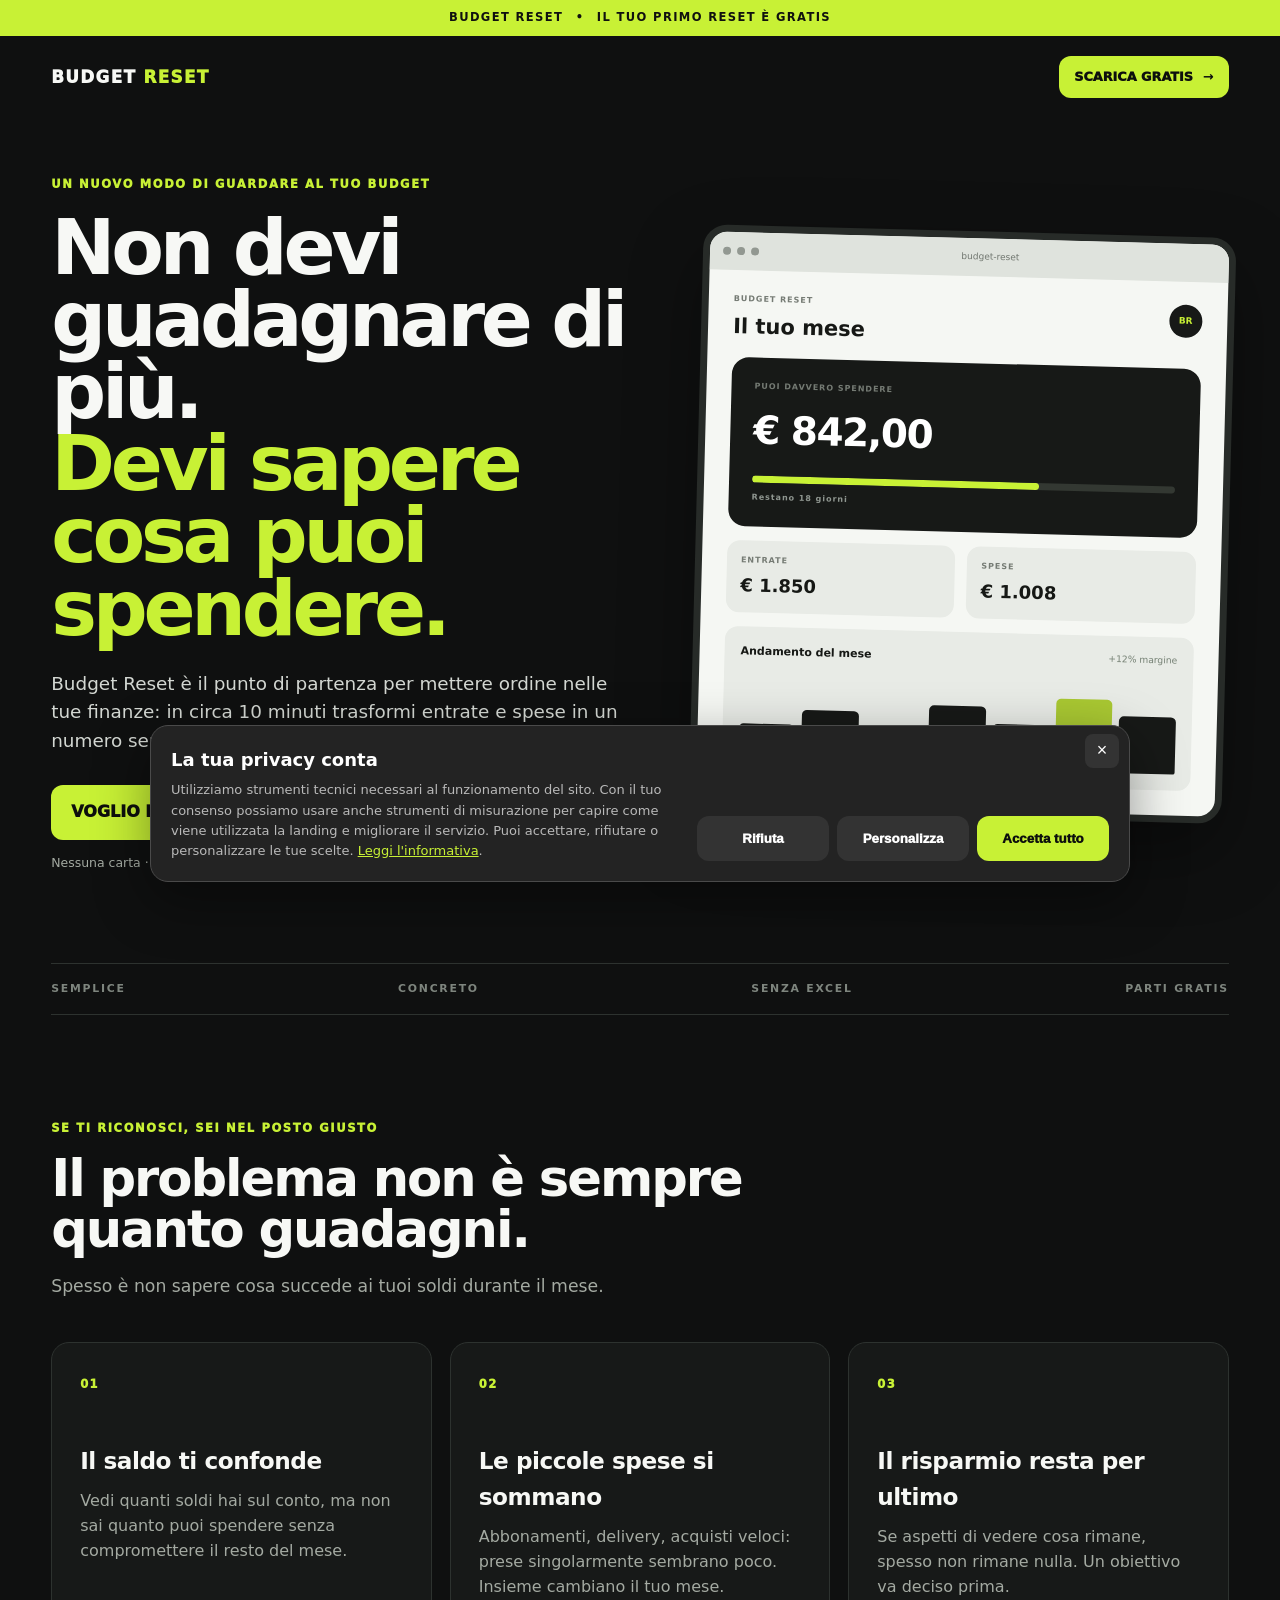
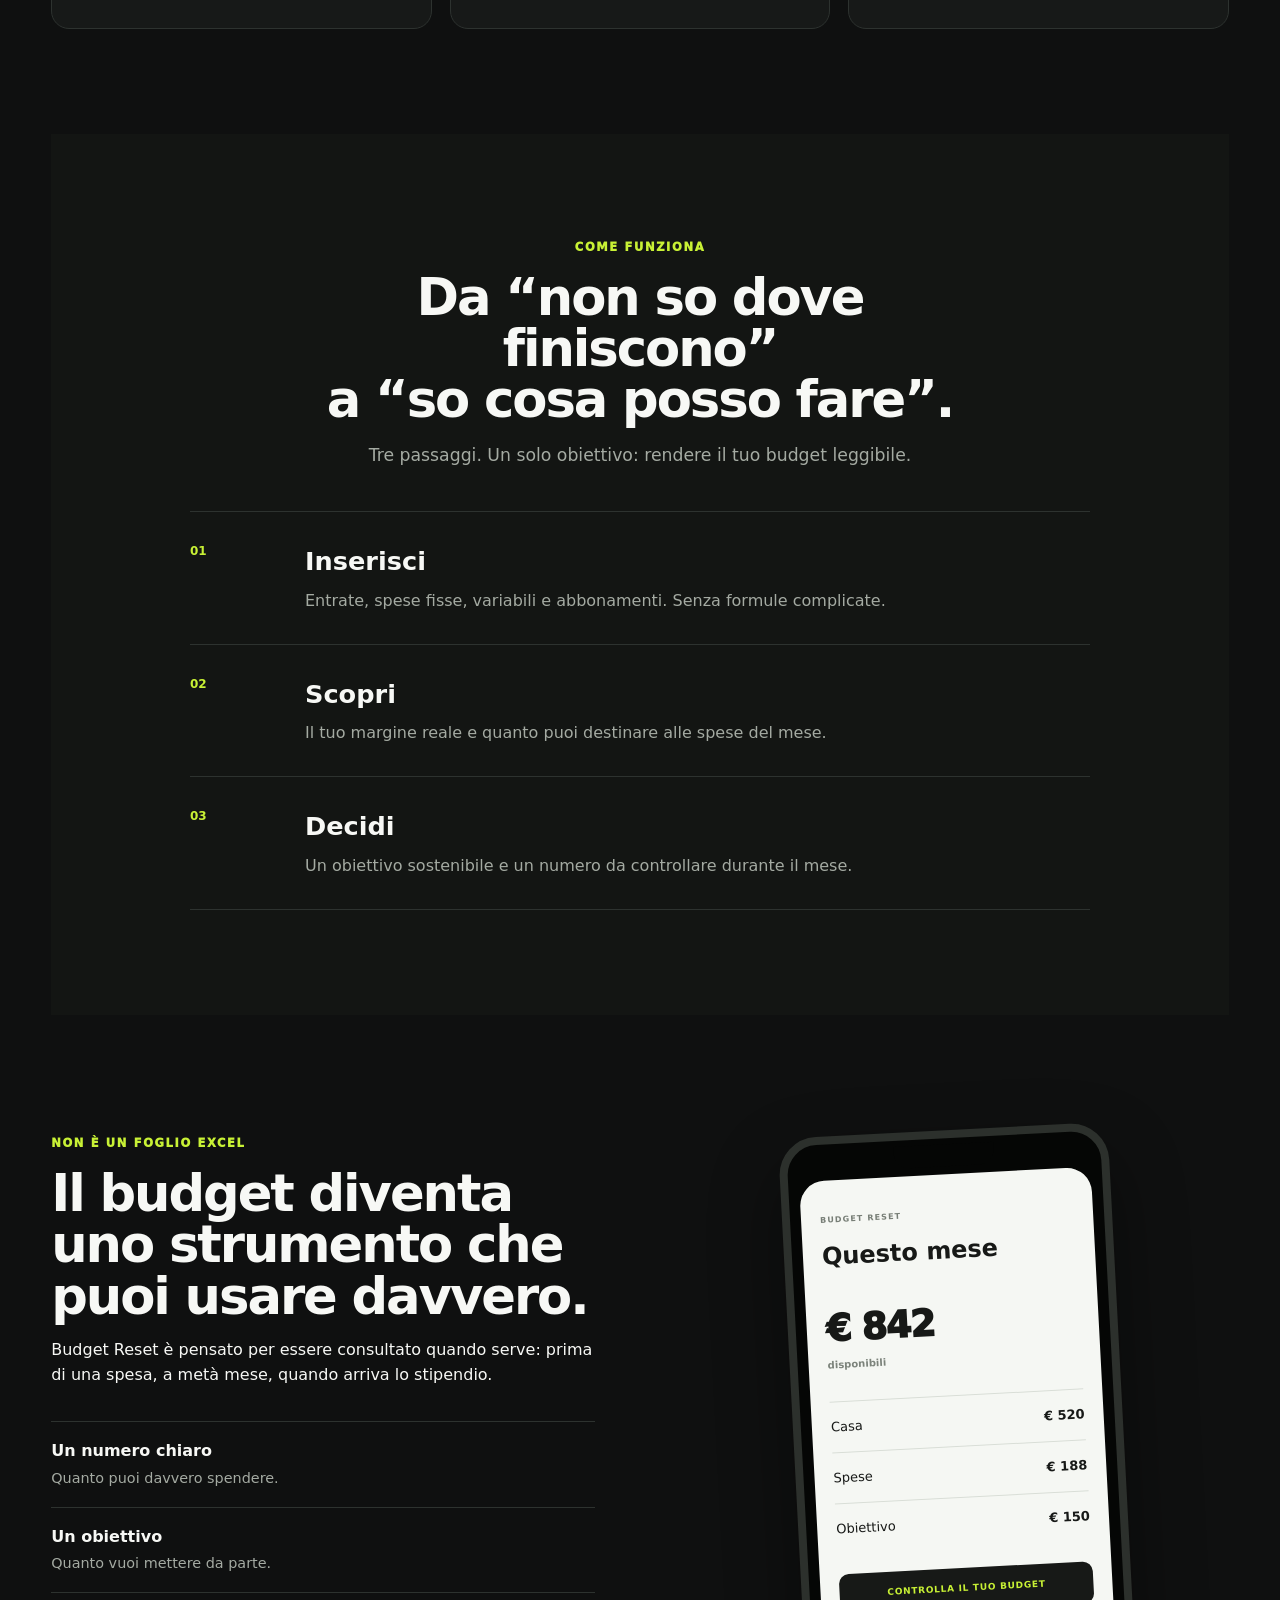
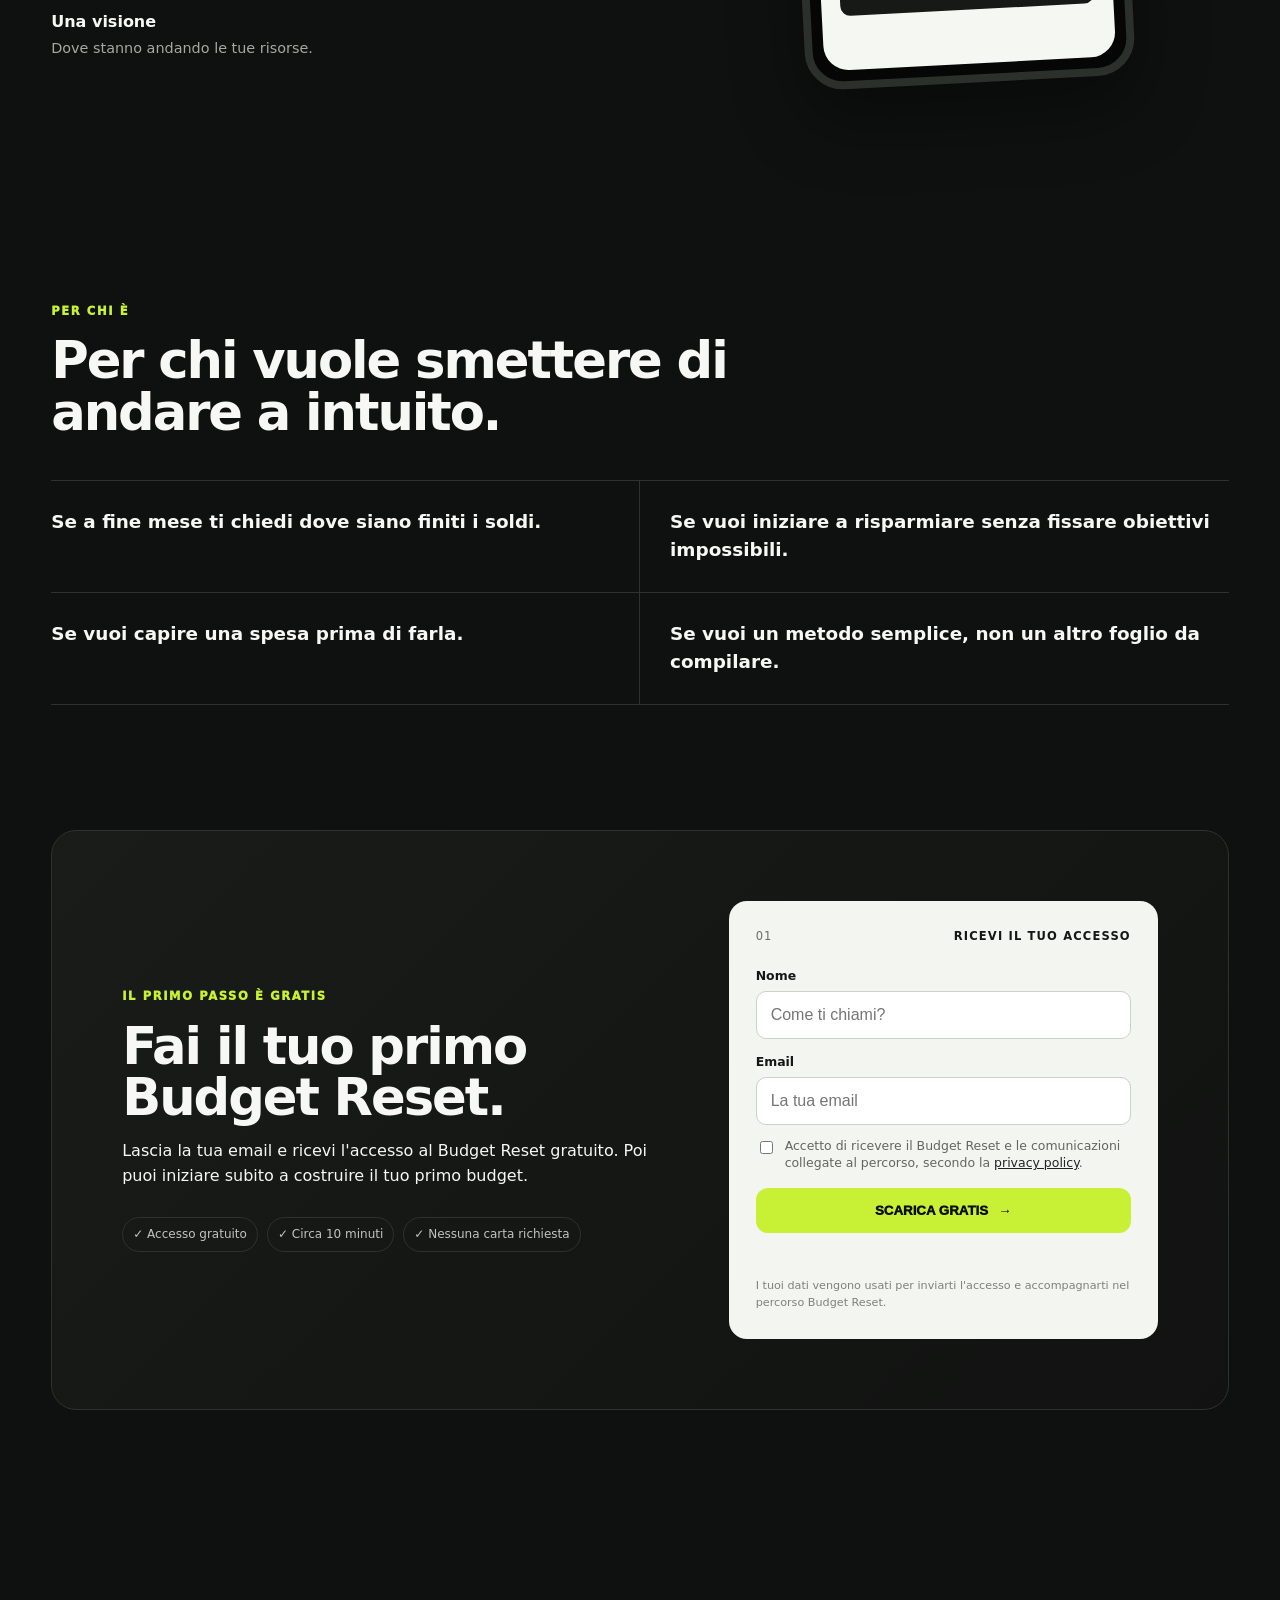
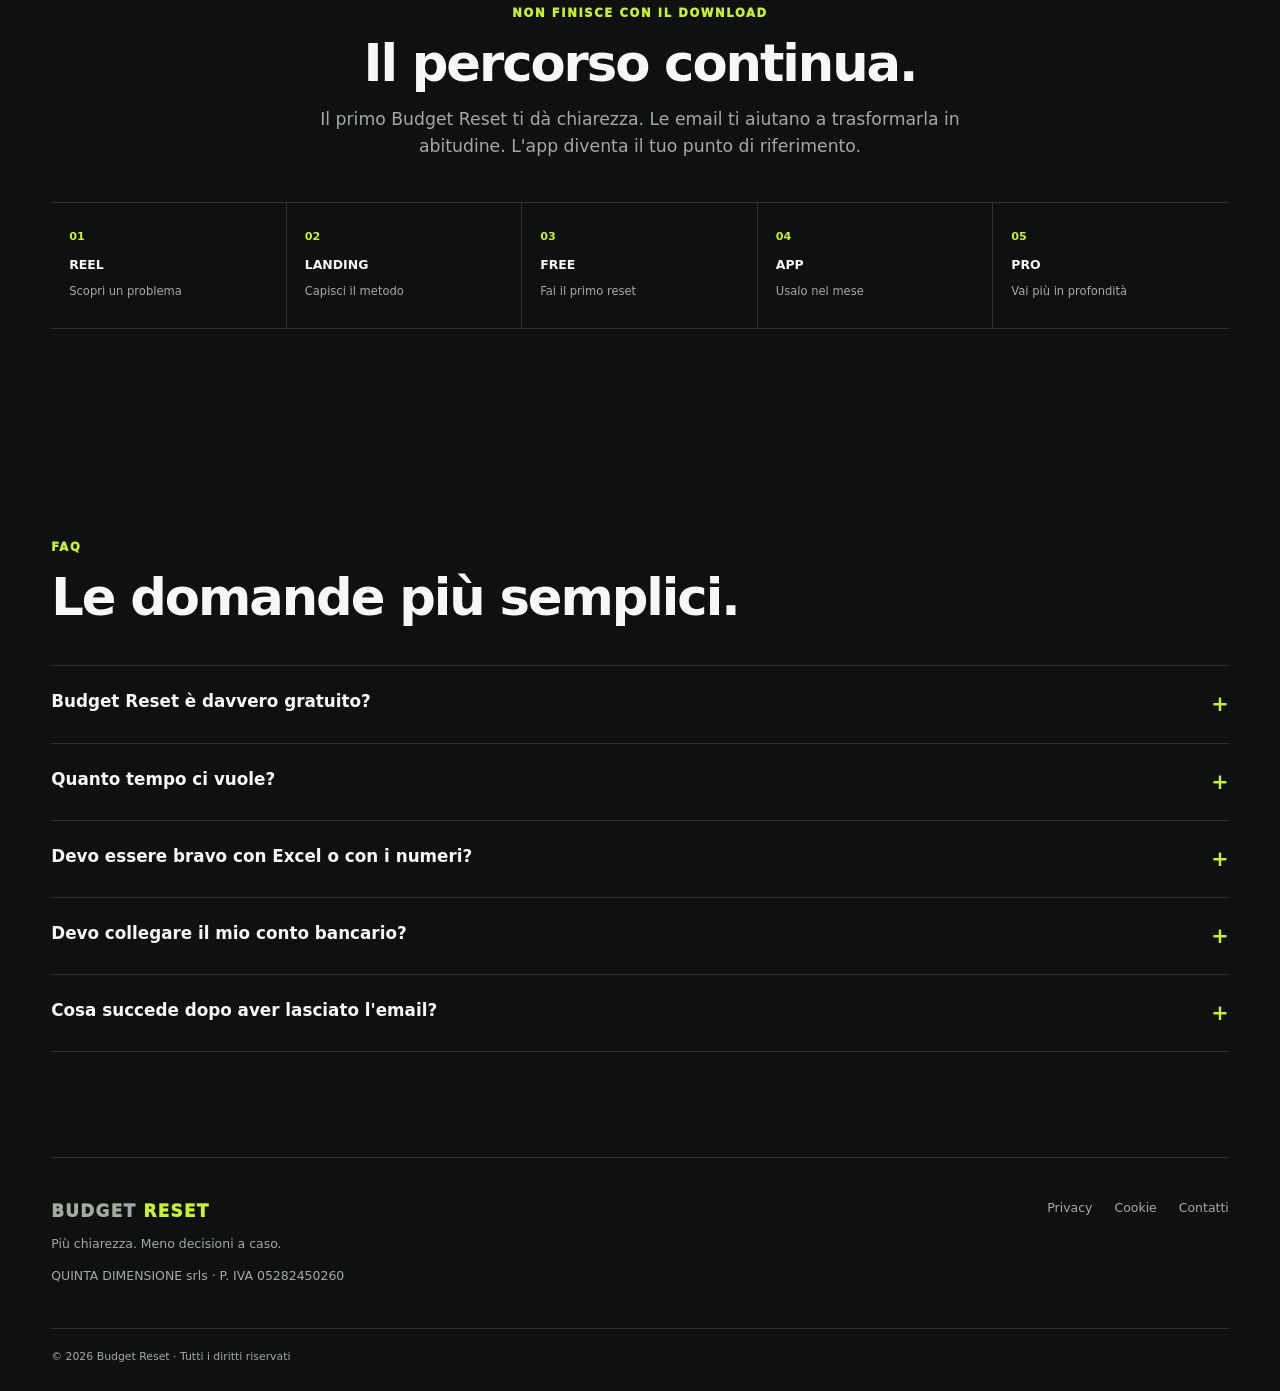
<file: site/index.html>
<!doctype html>
<html lang="it">
<head>
<meta charset="utf-8">
<meta name="viewport" content="width=device-width,initial-scale=1">
<title>Budget Reset — Riprendi il controllo dei tuoi soldi</title>
<meta name="description" content="Budget Reset ti aiuta a capire quanto puoi davvero spendere, organizzare le tue spese e costruire un margine ogni mese. Gratis.">
<meta name="theme-color" content="#111111">
<link rel="stylesheet" href="style.css">
<style>
.cookie-banner{position:fixed;left:18px;right:18px;bottom:18px;z-index:9999;background:#232323;color:#fff;border:1px solid #4a4a4a;border-radius:18px;box-shadow:0 18px 55px rgba(0,0,0,.4);padding:20px;max-width:980px;margin:auto}
.cookie-banner-inner{display:grid;grid-template-columns:1fr auto;gap:18px;align-items:end}
.cookie-title{font-size:18px;font-weight:850;margin:0 0 7px}
.cookie-text{margin:0;color:#b9b9b9;font-size:13px;line-height:1.55}
.cookie-actions{display:flex;gap:8px;flex-wrap:wrap;justify-content:flex-end}
.cookie-actions .btn{min-width:132px}
.cookie-secondary{background:#333!important;color:#fff!important}
.cookie-close{position:absolute;right:10px;top:8px;width:34px;height:34px;border:0;border-radius:8px;background:#333;color:#fff;cursor:pointer;font-size:18px}
.cookie-preferences{display:none;margin-top:15px;padding-top:15px;border-top:1px solid #383838}
.cookie-preferences.show{display:block}
.cookie-option{display:flex;justify-content:space-between;gap:18px;align-items:center;padding:12px 0;border-bottom:1px solid #383838}
.cookie-option:last-child{border-bottom:0}
.cookie-switch{position:relative;width:48px;height:26px;flex:none}
.cookie-switch input{opacity:0;width:0;height:0}
.cookie-slider{position:absolute;inset:0;background:#444;border-radius:999px;cursor:pointer}
.cookie-slider:before{content:"";position:absolute;width:20px;height:20px;left:3px;top:3px;background:#fff;border-radius:50%;transition:.18s}
.cookie-switch input:checked + .cookie-slider{background:#C8F135}
.cookie-switch input:checked + .cookie-slider:before{transform:translateX(22px);background:#111}
.cookie-necessary{color:#C8F135;font-size:12px;font-weight:800}
.cookie-link{color:#C8F135}
@media(max-width:700px){
  .cookie-banner{left:10px;right:10px;bottom:10px;padding:17px}
  .cookie-banner-inner{grid-template-columns:1fr;gap:13px}
  .cookie-actions{justify-content:stretch}
  .cookie-actions .btn{flex:1 1 100%;min-width:0}
  .cookie-title{font-size:16px}
  .cookie-text{font-size:12px}
}
</style></head>
<body>
<div class="announcement">BUDGET RESET <span>•</span> IL TUO PRIMO RESET È GRATIS</div>
<div class="wrap">
<nav class="nav" aria-label="Navigazione principale">
  <a class="logo" href="/">BUDGET <span>RESET</span></a>
  <a class="btn btn-small" href="#download">SCARICA GRATIS <b>→</b></a>
</nav>

<main>
<section class="hero">
  <div class="hero-copy">
    <div class="eyebrow">UN NUOVO MODO DI GUARDARE AL TUO BUDGET</div>
    <h1>Non devi guadagnare di più.<br><em>Devi sapere cosa puoi spendere.</em></h1>
    <p class="lead">Budget Reset è il punto di partenza per mettere ordine nelle tue finanze: in circa 10 minuti trasformi entrate e spese in un numero semplice da capire.</p>
    <div class="hero-actions">
      <a class="btn" href="#download">VOGLIO IL MIO BUDGET RESET GRATIS <b>→</b></a>
      <span class="micro">Nessuna carta · Nessun abbonamento · Parti in 10 minuti</span>
    </div>
  </div>
  <div class="hero-visual" aria-label="Anteprima della web app Budget Reset">
    <div class="browser">
      <div class="browser-bar"><span></span><span></span><span></span><i>budget-reset</i></div>
      <div class="app-head"><div><small>BUDGET RESET</small><strong>Il tuo mese</strong></div><div class="avatar">BR</div></div>
      <div class="balance"><small>PUOI DAVVERO SPENDERE</small><strong>€ 842,00</strong><div class="progress"><span></span></div><small>Restano 18 giorni</small></div>
      <div class="mini-grid"><div><small>ENTRATE</small><b>€ 1.850</b></div><div><small>SPESE</small><b>€ 1.008</b></div></div>
      <div class="chart"><div class="chart-label"><b>Andamento del mese</b><small>+12% margine</small></div><div class="bars"><i style="height:45%"></i><i style="height:62%"></i><i style="height:40%"></i><i style="height:70%"></i><i style="height:52%"></i><i style="height:82%"></i><i style="height:64%"></i></div></div>
    </div>
  </div>
</section>

<section class="trust-strip"><span>SEMPLICE</span><span>CONCRETO</span><span>SENZA EXCEL</span><span>PARTI GRATIS</span></section>

<section class="problem">
  <div class="section-intro"><div class="eyebrow">SE TI RICONOSCI, SEI NEL POSTO GIUSTO</div><h2>Il problema non è sempre quanto guadagni.</h2><p>Spesso è non sapere cosa succede ai tuoi soldi durante il mese.</p></div>
  <div class="grid grid3">
    <article class="feature-card"><span class="number">01</span><h3>Il saldo ti confonde</h3><p>Vedi quanti soldi hai sul conto, ma non sai quanto puoi spendere senza compromettere il resto del mese.</p></article>
    <article class="feature-card"><span class="number">02</span><h3>Le piccole spese si sommano</h3><p>Abbonamenti, delivery, acquisti veloci: prese singolarmente sembrano poco. Insieme cambiano il tuo mese.</p></article>
    <article class="feature-card"><span class="number">03</span><h3>Il risparmio resta per ultimo</h3><p>Se aspetti di vedere cosa rimane, spesso non rimane nulla. Un obiettivo va deciso prima.</p></article>
  </div>
</section>

<section class="how">
  <div class="section-intro centered"><div class="eyebrow">COME FUNZIONA</div><h2>Da “non so dove finiscono”<br> a “so cosa posso fare”.</h2><p>Tre passaggi. Un solo obiettivo: rendere il tuo budget leggibile.</p></div>
  <div class="steps">
    <div class="step"><span>01</span><div><h3>Inserisci</h3><p>Entrate, spese fisse, variabili e abbonamenti. Senza formule complicate.</p></div></div>
    <div class="step"><span>02</span><div><h3>Scopri</h3><p>Il tuo margine reale e quanto puoi destinare alle spese del mese.</p></div></div>
    <div class="step"><span>03</span><div><h3>Decidi</h3><p>Un obiettivo sostenibile e un numero da controllare durante il mese.</p></div></div>
  </div>
</section>

<section class="app-section">
  <div class="app-copy"><div class="eyebrow">NON È UN FOGLIO EXCEL</div><h2>Il budget diventa uno strumento che puoi usare davvero.</h2><p>Budget Reset è pensato per essere consultato quando serve: prima di una spesa, a metà mese, quando arriva lo stipendio.</p><ul><li><b>Un numero chiaro</b><span>Quanto puoi davvero spendere.</span></li><li><b>Un obiettivo</b><span>Quanto vuoi mettere da parte.</span></li><li><b>Una visione</b><span>Dove stanno andando le tue risorse.</span></li></ul></div>
  <div class="phone-wrap"><div class="phone"><div class="phone-notch"></div><div class="phone-screen"><small>BUDGET RESET</small><h3>Questo mese</h3><div class="phone-total">€ 842 <span>disponibili</span></div><div class="phone-row"><span>Casa</span><b>€ 520</b></div><div class="phone-row"><span>Spese</span><b>€ 188</b></div><div class="phone-row"><span>Obiettivo</span><b>€ 150</b></div><div class="phone-cta">CONTROLLA IL TUO BUDGET</div></div></div></div>
</section>

<section class="audience">
  <div class="section-intro"><div class="eyebrow">PER CHI È</div><h2>Per chi vuole smettere di andare a intuito.</h2></div>
  <div class="audience-grid"><div><b>Se a fine mese ti chiedi dove siano finiti i soldi.</b></div><div><b>Se vuoi iniziare a risparmiare senza fissare obiettivi impossibili.</b></div><div><b>Se vuoi capire una spesa prima di farla.</b></div><div><b>Se vuoi un metodo semplice, non un altro foglio da compilare.</b></div></div>
</section>

<section class="download" id="download">
  <div class="download-copy"><div class="eyebrow">IL PRIMO PASSO È GRATIS</div><h2>Fai il tuo primo Budget Reset.</h2><p>Lascia la tua email e ricevi l'accesso al Budget Reset gratuito. Poi puoi iniziare subito a costruire il tuo primo budget.</p><div class="check-list"><span>✓ Accesso gratuito</span><span>✓ Circa 10 minuti</span><span>✓ Nessuna carta richiesta</span></div></div>
  <div class="form-card">
    <div class="form-top"><span>01</span><b>RICEVI IL TUO ACCESSO</b></div>
    <form class="form" id="leadForm" action="/api/lead" method="POST">
      <label>Nome<input name="name" id="name" placeholder="Come ti chiami?" autocomplete="name" required></label>
      <label>Email<input name="email" id="email" type="email" placeholder="La tua email" autocomplete="email" required></label>
      <input type="hidden" name="utm_source" id="utm_source"><input type="hidden" name="utm_medium" id="utm_medium"><input type="hidden" name="utm_campaign" id="utm_campaign"><input type="hidden" name="utm_content" id="utm_content"><input type="hidden" name="utm_term" id="utm_term">
      <input type="hidden" name="landing_version" value="2.0">
      <label class="check"><input type="checkbox" name="consent" value="yes" required><span>Accetto di ricevere il Budget Reset e le comunicazioni collegate al percorso, secondo la <a href="/privacy.html">privacy policy</a>.</span></label>
      <button class="btn" type="submit">SCARICA GRATIS <b>→</b></button>
      <div id="status" class="form-status" role="status"></div>
      <p class="form-note">I tuoi dati vengono usati per inviarti l'accesso e accompagnarti nel percorso Budget Reset.</p>
    </form>
  </div>
</section>

<section class="journey">
  <div class="section-intro centered"><div class="eyebrow">NON FINISCE CON IL DOWNLOAD</div><h2>Il percorso continua.</h2><p>Il primo Budget Reset ti dà chiarezza. Le email ti aiutano a trasformarla in abitudine. L'app diventa il tuo punto di riferimento.</p></div>
  <div class="journey-line"><div><span>01</span><b>REEL</b><small>Scopri un problema</small></div><div><span>02</span><b>LANDING</b><small>Capisci il metodo</small></div><div><span>03</span><b>FREE</b><small>Fai il primo reset</small></div><div><span>04</span><b>APP</b><small>Usalo nel mese</small></div><div><span>05</span><b>PRO</b><small>Vai più in profondità</small></div></div>
</section>

<section class="faq">
  <div class="section-intro"><div class="eyebrow">FAQ</div><h2>Le domande più semplici.</h2></div>
  <div class="faq-list">
    <details><summary>Budget Reset è davvero gratuito?</summary><p>Sì. Il primo Budget Reset è pensato come accesso gratuito al percorso. Non serve inserire una carta.</p></details>
    <details><summary>Quanto tempo ci vuole?</summary><p>Per il primo reset considera circa 10 minuti. L'obiettivo è darti una fotografia utile senza trasformare il budget in un lavoro.</p></details>
    <details><summary>Devo essere bravo con Excel o con i numeri?</summary><p>No. Il percorso è costruito per rendere semplici le informazioni che normalmente risultano confuse.</p></details>
    <details><summary>Devo collegare il mio conto bancario?</summary><p>No. Il primo Budget Reset parte dai dati che inserisci tu.</p></details>
    <details><summary>Cosa succede dopo aver lasciato l'email?</summary><p>Ricevi l'accesso al Budget Reset e una sequenza di email con indicazioni pratiche per trasformare il primo reset in un'abitudine.</p></details>
  </div>
</section>
</main>

<footer class="footer"><div class="footer-inner"><div><a class="logo" href="/">BUDGET <span>RESET</span></a><p>Più chiarezza. Meno decisioni a caso.</p><p class="small">QUINTA DIMENSIONE srls · P. IVA 05282450260</p></div><div class="footer-links"><a href="/privacy.html">Privacy</a><a href="/privacy.html#cookie">Cookie</a><a href="mailto:support@zirofy.app">Contatti</a></div></div><div class="footer-bottom">© 2026 Budget Reset · Tutti i diritti riservati</div></footer>
</div>
<script>
(function(){
const p=new URLSearchParams(location.search);
["source","medium","campaign","content","term"].forEach(k=>{const v=p.get("utm_"+k);const el=document.getElementById("utm_"+k);if(el)el.value=v||"";});
localStorage.setItem("budget_reset_attribution",JSON.stringify(Object.fromEntries(["source","medium","campaign","content","term"].map(k=>["utm_"+k,p.get("utm_"+k)||""]))));
const form=document.getElementById("leadForm");
form.addEventListener("submit",async function(e){e.preventDefault();const status=document.getElementById("status"),button=form.querySelector("button");button.disabled=true;status.textContent="Invio in corso…";try{const response=await fetch(form.action,{method:"POST",body:new FormData(form),headers:{Accept:"application/json"}});const data=await response.json().catch(()=>({}));if(!response.ok||!data.ok)throw new Error(data.error||"Invio non riuscito.");if(window.BRTrack)BRTrack("generate_lead");window.location.href="/thank-you";}catch(error){status.textContent=error.message||"Non è stato possibile completare la richiesta. Riprova tra poco.";button.disabled=false;}});
})();
</script>
<script src="tracking.js"></script>
<div id="cookieBanner" class="cookie-banner" role="dialog" aria-modal="false" aria-labelledby="cookieTitle" aria-describedby="cookieText" hidden>
  <button id="cookieClose" class="cookie-close" type="button" aria-label="Rifiuta i cookie non necessari">×</button>
  <div class="cookie-banner-inner">
    <div>
      <h2 id="cookieTitle" class="cookie-title">La tua privacy conta</h2>
      <p id="cookieText" class="cookie-text">Utilizziamo strumenti tecnici necessari al funzionamento del sito. Con il tuo consenso possiamo usare anche strumenti di misurazione per capire come viene utilizzata la landing e migliorare il servizio. Puoi accettare, rifiutare o personalizzare le tue scelte. <a class="cookie-link" href="/privacy.html#cookie">Leggi l'informativa</a>.</p>
      <div id="cookiePreferences" class="cookie-preferences">
        <div class="cookie-option">
          <div><strong>Necessari</strong><div class="cookie-text">Servono al funzionamento del sito e alla memorizzazione delle tue preferenze.</div></div>
          <span class="cookie-necessary">SEMPRE ATTIVI</span>
        </div>
        <div class="cookie-option">
          <div><strong>Misurazione e analytics</strong><div class="cookie-text">Utilizzati, solo con consenso, per misurare l'efficacia della landing e delle campagne.</div></div>
          <label class="cookie-switch" aria-label="Abilita misurazione e analytics"><input id="cookieAnalytics" type="checkbox"><span class="cookie-slider"></span></label>
        </div>
      </div>
    </div>
    <div class="cookie-actions">
      <button id="cookieReject" type="button" class="btn cookie-secondary">Rifiuta</button>
      <button id="cookieCustomize" type="button" class="btn cookie-secondary">Personalizza</button>
      <button id="cookieAccept" type="button" class="btn">Accetta tutto</button>
      <button id="cookieSave" type="button" class="btn" style="display:none">Salva preferenze</button>
    </div>
  </div>
</div><script>
(function(){
  const KEY="budget_reset_cookie_consent";
  const MAX_AGE=60*60*24*180;
  const banner=document.getElementById("cookieBanner");
  const prefs=document.getElementById("cookiePreferences");
  const analytics=document.getElementById("cookieAnalytics");
  const accept=document.getElementById("cookieAccept");
  const reject=document.getElementById("cookieReject");
  const customize=document.getElementById("cookieCustomize");
  const save=document.getElementById("cookieSave");
  const close=document.getElementById("cookieClose");
  if(!banner)return;
  function readConsent(){
    try{
      const raw=localStorage.getItem(KEY);
      if(raw)return JSON.parse(raw);
    }catch(e){}
    const match=document.cookie.match(/(?:^|; )BudgetResetCookieConsent=([^;]*)/);
    if(match){try{return JSON.parse(decodeURIComponent(match[1]))}catch(e){}}
    return null;
  }
  function applyConsent(data){
    const state={necessary:true,analytics:!!data.analytics,updatedAt:new Date().toISOString()};
    try{localStorage.setItem(KEY,JSON.stringify(state))}catch(e){}
    document.cookie="BudgetResetCookieConsent="+encodeURIComponent(JSON.stringify(state))+"; Max-Age="+MAX_AGE+"; Path=/; SameSite=Lax";
    banner.hidden=true;
    window.dispatchEvent(new CustomEvent("br:cookie-consent",{detail:state}));
  }
  window.BRConsent={
    analyticsGranted:function(){
      const c=readConsent();
      return !!(c&&c.analytics);
    },
    open:function(){
      banner.hidden=false;
      prefs.classList.add("show");
      analytics.checked=this.analyticsGranted();
    }
  };
  const current=readConsent();
  if(!current){banner.hidden=false;}
  accept.addEventListener("click",()=>applyConsent({analytics:true}));
  reject.addEventListener("click",()=>applyConsent({analytics:false}));
  close.addEventListener("click",()=>applyConsent({analytics:false}));
  customize.addEventListener("click",()=>{
    prefs.classList.toggle("show");
    save.style.display=prefs.classList.contains("show")?"inline-flex":"none";
    customize.style.display=prefs.classList.contains("show")?"none":"inline-flex";
  });
  save.addEventListener("click",()=>applyConsent({analytics:analytics.checked}));
  const cookieLink=document.querySelector('.footer-links a[href="/privacy.html"] + a');
  if(cookieLink){
    cookieLink.addEventListener("click",function(e){e.preventDefault();window.BRConsent.open()});
  }
})();
</script></body>
</html>
</file>
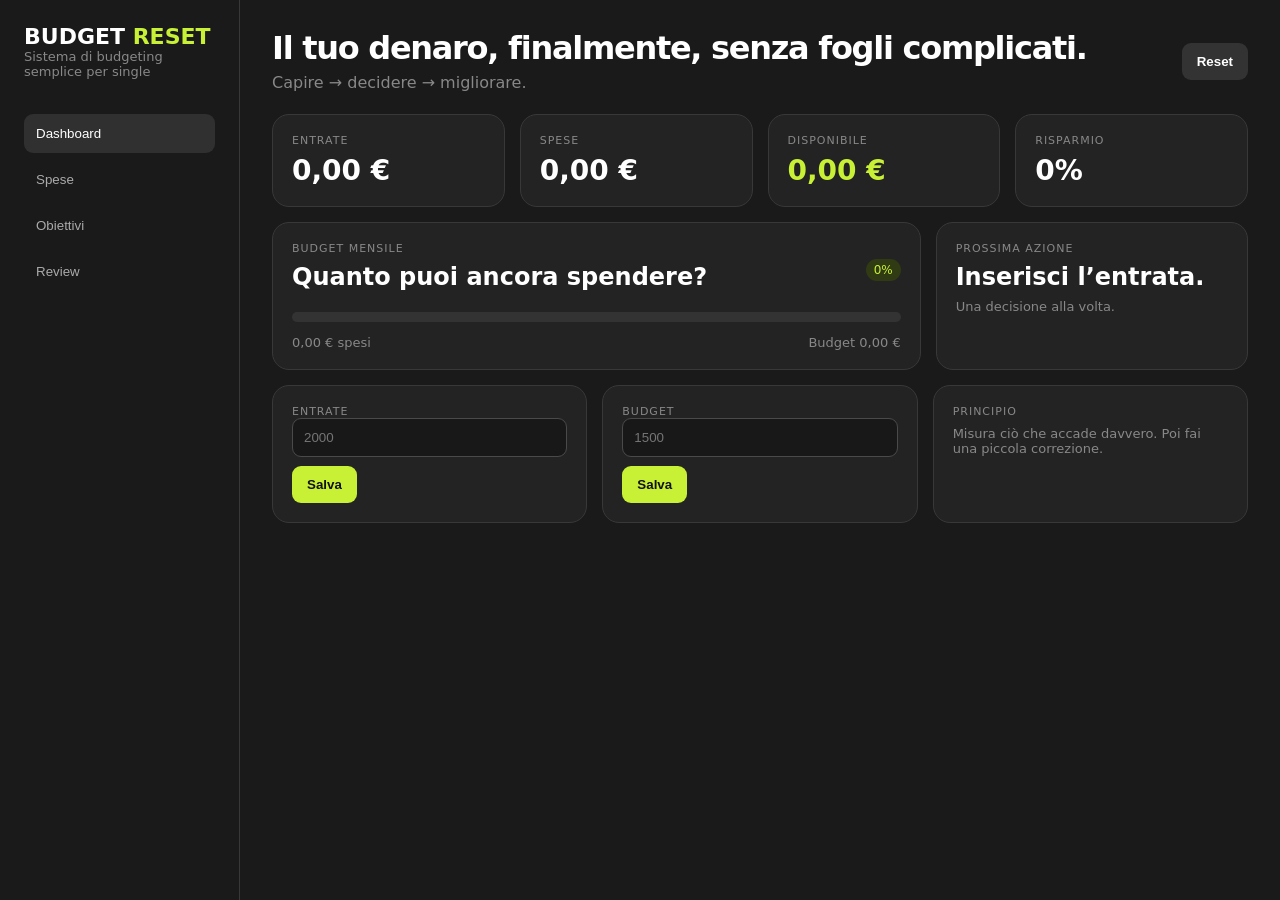
<file: free-app/budget-reset-solo.html>
<!doctype html><html lang="it"><head><meta charset="utf-8"><meta name="viewport" content="width=device-width,initial-scale=1">
<title>Budget Reset Solo</title><style>
:root{--bg:#1A1A1A;--text:#FFF;--accent:#C8F135;--muted:#888;--card:#232323;--line:#383838}
*{box-sizing:border-box}body{margin:0;background:var(--bg);color:var(--text);font-family:Inter,system-ui,Arial,sans-serif}
.app{display:flex;min-height:100vh}.side{width:240px;padding:24px;border-right:1px solid var(--line);position:fixed;height:100vh}
.logo{font-size:22px;font-weight:900}.logo span{color:var(--accent)}.small{color:var(--muted);font-size:13px}
.nav{display:grid;gap:7px;margin-top:35px}.nav button{border:0;background:none;color:#aaa;text-align:left;padding:12px;border-radius:9px;cursor:pointer}.nav button.active,.nav button:hover{background:#303030;color:#fff}
.main{margin-left:240px;padding:32px;max-width:1450px;width:calc(100% - 240px)}header{display:flex;justify-content:space-between;gap:20px;align-items:center;margin-bottom:22px}
h1{font-size:32px;line-height:1.05;margin:0;letter-spacing:-.04em}h2{margin:8px 0}.sub{color:var(--muted);margin-top:7px}
.grid{display:grid;gap:15px}.kpis{grid-template-columns:repeat(4,1fr)}.two{grid-template-columns:1.35fr .65fr}.three{grid-template-columns:repeat(3,1fr)}
.card{background:var(--card);border:1px solid var(--line);border-radius:17px;padding:19px}.label{color:var(--muted);font-size:11px;text-transform:uppercase;letter-spacing:.09em}.value{font-size:28px;font-weight:850;margin-top:7px}.accent{color:var(--accent)}
input,select{width:100%;background:#181818;color:#fff;border:1px solid #4a4a4a;border-radius:9px;padding:11px;outline:none}input:focus,select:focus{border-color:var(--accent)}
button.btn{background:var(--accent);color:#111;border:0;border-radius:9px;padding:11px 15px;font-weight:800;cursor:pointer}.btn.secondary{background:#333;color:#fff}.btn.danger{background:#4a2626;color:#fff}
.formgrid{display:grid;grid-template-columns:repeat(2,1fr);gap:11px}.full{grid-column:1/-1}.row{display:flex;justify-content:space-between;align-items:center;gap:10px}
.progress{height:10px;background:#333;border-radius:999px;overflow:hidden;margin:13px 0}.bar{height:100%;background:var(--accent);border-radius:999px}
.view{display:none}.view.active{display:block}.pill{padding:4px 8px;border-radius:999px;background:#333;color:#bbb;font-size:12px}.pill.green{color:var(--accent);background:#303b14}
table{width:100%;border-collapse:collapse}th,td{text-align:left;padding:11px 7px;border-bottom:1px solid var(--line);font-size:14px}th{font-size:11px;color:#aaa;text-transform:uppercase}.empty{text-align:center;color:#777;padding:25px}
.notice{border-left:3px solid var(--accent);padding:12px;background:#202600;border-radius:8px}
@media(max-width:900px){.app{display:block}.side{position:static;width:100%;height:auto;border:0;border-bottom:1px solid var(--line)}.main{margin:0;width:100%;padding:20px}.nav{display:flex;overflow:auto}.nav button{white-space:nowrap}.kpis,.two,.three,.formgrid{grid-template-columns:1fr}}
</style></head><body><div class="app">
<aside class="side"><div class="logo">BUDGET <span>RESET</span></div><div class="small">Sistema di budgeting semplice per single</div>
<nav class="nav"><button class="active" onclick="view('dash',this)">Dashboard</button><button onclick="view('expenses',this)">Spese</button><button onclick="view('goals',this)">Obiettivi</button><button onclick="view('review',this)">Review</button></nav></aside>
<main class="main">
<section id="dash" class="view active"><header><div><h1>Il tuo denaro, finalmente, senza fogli complicati.</h1><div class="sub">Capire → decidere → migliorare.</div></div><button class="btn secondary" onclick="resetData()">Reset</button></header>
<div class="grid kpis"><div class="card"><div class="label">Entrate</div><div id="inc" class="value">€0</div></div><div class="card"><div class="label">Spese</div><div id="exp" class="value">€0</div></div><div class="card"><div class="label">Disponibile</div><div id="avail" class="value accent">€0</div></div><div class="card"><div class="label">Risparmio</div><div id="rate" class="value">0%</div></div></div>
<div class="grid two" style="margin-top:15px"><div class="card"><div class="row"><div><div class="label">Budget mensile</div><h2>Quanto puoi ancora spendere?</h2></div><span id="bp" class="pill green">0%</span></div><div class="progress"><div id="bb" class="bar" style="width:0%"></div></div><div class="row small"><span id="st">€0 spesi</span><span id="bt">Budget €0</span></div></div>
<div class="card"><div class="label">Prossima azione</div><h2 id="next">Inserisci l'entrata.</h2><div class="small">Una decisione alla volta.</div></div></div>
<div class="grid three" style="margin-top:15px"><div class="card"><div class="label">Entrate</div><input id="income" type="number" step=".01" placeholder="2000"><button class="btn" style="margin-top:9px" onclick="setIncome()">Salva</button></div>
<div class="card"><div class="label">Budget</div><input id="budget" type="number" step=".01" placeholder="1500"><button class="btn" style="margin-top:9px" onclick="setBudget()">Salva</button></div>
<div class="card"><div class="label">Principio</div><div class="small" style="margin-top:8px">Misura ciò che accade davvero. Poi fai una piccola correzione.</div></div></div></section>

<section id="expenses" class="view"><header><div><h1>Spese</h1><div class="sub">Registrale in pochi secondi.</div></div></header><div class="card"><div class="formgrid">
<input id="desc" placeholder="Descrizione"><input id="amount" type="number" step=".01" placeholder="Importo €"><select id="cat"><option>Casa</option><option>Alimentari</option><option>Trasporti</option><option>Svago</option><option>Abbonamenti</option><option>Salute</option><option>Altro</option></select><button class="btn" onclick="addExpense()">Aggiungi spesa</button></div></div>
<div class="card" style="margin-top:15px"><table><thead><tr><th>Descrizione</th><th>Categoria</th><th>Importo</th><th></th></tr></thead><tbody id="table"></tbody></table></div></section>

<section id="goals" class="view"><header><div><h1>Obiettivi</h1><div class="sub">Dai un numero e una destinazione al risparmio.</div></div></header>
<div class="card"><div class="formgrid"><input id="gn" placeholder="es. Fondo emergenza"><input id="gt" type="number" step=".01" placeholder="Obiettivo €"><input id="gs" type="number" step=".01" placeholder="Già accumulato €"><button class="btn" onclick="addGoal()">Crea obiettivo</button></div></div>
<div id="goals" class="grid three" style="margin-top:15px"></div><div style="margin-top:15px">
<div class="card"><div class="label">Fondo emergenza</div><h2>Definisci la tua protezione</h2>
<div class="formgrid"><input id="em" type="number" step=".01" placeholder="Obiettivo €"><input id="emm" type="number" placeholder="Mesi di spese">
<button class="btn" onclick="saveEmergency()">Salva obiettivo</button></div><p id="emtxt" class="small"></p></div>
</div></section>

<section id="review" class="view"><header><div><h1>Review settimanale</h1><div class="sub">5 minuti per decidere la prossima settimana.</div></div></header>
<div class="card"><div class="grid"><input id="q1" placeholder="Quale spesa ti ha sorpreso?"><input id="q2" placeholder="Cosa potresti ridurre senza sacrifici?"><select id="q3"><option>Sono dentro il budget</option><option>Sono quasi dentro</option><option>Sono oltre il budget</option></select><input id="q4" placeholder="Priorità della prossima settimana"><input id="q5" placeholder="Una azione entro 24 ore"><button class="btn" onclick="saveReview()">Salva review</button><div id="saved" class="notice" style="display:none">Review salvata. Hai una prossima azione.</div></div></div></section>
</main></div>
<script>
const KEY="budget_reset_solo";
let d=JSON.parse(localStorage.getItem(KEY)||'{"income":0,"budget":0,"expenses":[],"goals":[],"splits":[],"emergency":{}}');
const eur=n=>new Intl.NumberFormat('it-IT',{style:'currency',currency:'EUR'}).format(n||0);
const save=()=>{localStorage.setItem(KEY,JSON.stringify(d));render()};
function view(id,b){document.querySelectorAll('.view').forEach(x=>x.classList.remove('active'));document.getElementById(id).classList.add('active');document.querySelectorAll('.nav button').forEach(x=>x.classList.remove('active'));b.classList.add('active');render()}
function setIncome(){d.income=+document.getElementById('income').value||0;save()}
function setBudget(){d.budget=+document.getElementById('budget').value||0;save()}
function addExpense(){let x=document.getElementById('desc').value,a=+document.getElementById('amount').value||0,c=document.getElementById('cat').value;if(!x||a<=0)return;d.expenses.push({x,a,c});document.getElementById('desc').value='';document.getElementById('amount').value='';save()}
function del(i){d.expenses.splice(i,1);save()}
function addGoal(){let n=document.getElementById('gn').value,t=+document.getElementById('gt').value||0,s=+document.getElementById('gs').value||0;if(!n||t<=0)return;d.goals.push({n,t,s});save()}
function saveReview(){document.getElementById('saved').style.display='block'}
function resetData(){if(confirm('Cancellare i dati salvati?')){localStorage.removeItem(KEY);location.reload()}}
function saveEmergency(){
d.emergency={target:+document.getElementById("em").value||0,months:+document.getElementById("emm").value||0};save();
}
function render(){
let total=d.expenses.reduce((s,x)=>s+x.a,0),av=d.income-total,rate=d.income?Math.max(0,av/d.income*100):0,p=d.budget?Math.min(100,total/d.budget*100):0;
document.getElementById('inc').textContent=eur(d.income);document.getElementById('exp').textContent=eur(total);document.getElementById('avail').textContent=eur(av);document.getElementById('rate').textContent=rate.toFixed(0)+'%';document.getElementById('bb').style.width=p+'%';document.getElementById('bp').textContent=p.toFixed(0)+'%';document.getElementById('st').textContent=eur(total)+' spesi';document.getElementById('bt').textContent='Budget '+eur(d.budget);
document.getElementById('next').textContent=!d.income?'Inserisci l’entrata.':!d.budget?'Imposta il budget.':total>d.budget?'Sei oltre il budget: scegli cosa correggere.':'Continua a registrare le spese.';
document.getElementById('table').innerHTML=d.expenses.length?d.expenses.map((x,i)=>`<tr><td>${x.x}</td><td><span class="pill">${x.c}</span></td><td>${eur(x.a)}</td><td><button class="btn danger" onclick="del(${i})">×</button></td></tr>`).join(''):'<tr><td colspan="4" class="empty">Nessuna spesa.</td></tr>';
document.getElementById('goals').innerHTML=d.goals.length?d.goals.map(g=>{let q=Math.min(100,g.s/g.t*100);return `<div class="card"><div class="label">${g.n}</div><div class="value">${eur(g.s)}</div><div class="progress"><div class="bar" style="width:${q}%"></div></div><div class="small">${q.toFixed(0)}% di ${eur(g.t)}</div></div>`}).join(''):'<div class="card"><div class="empty">Crea il primo obiettivo.</div></div>';
let a=d.splits.filter(x=>x.w==="A").reduce((s,x)=>s+x.a,0),b=d.splits.filter(x=>x.w==="B").reduce((s,x)=>s+x.a,0),z=(a-b)/2;document.getElementById("split").textContent=d.splits.length?"A: "+eur(a)+" · B: "+eur(b)+" · "+(Math.abs(z)<.01?"Siete in pari":(z>0?"B deve ad A ":"A deve a B ")+eur(Math.abs(z))):"Nessuna spesa condivisa.";
}
render();
</script></body></html>
</file>
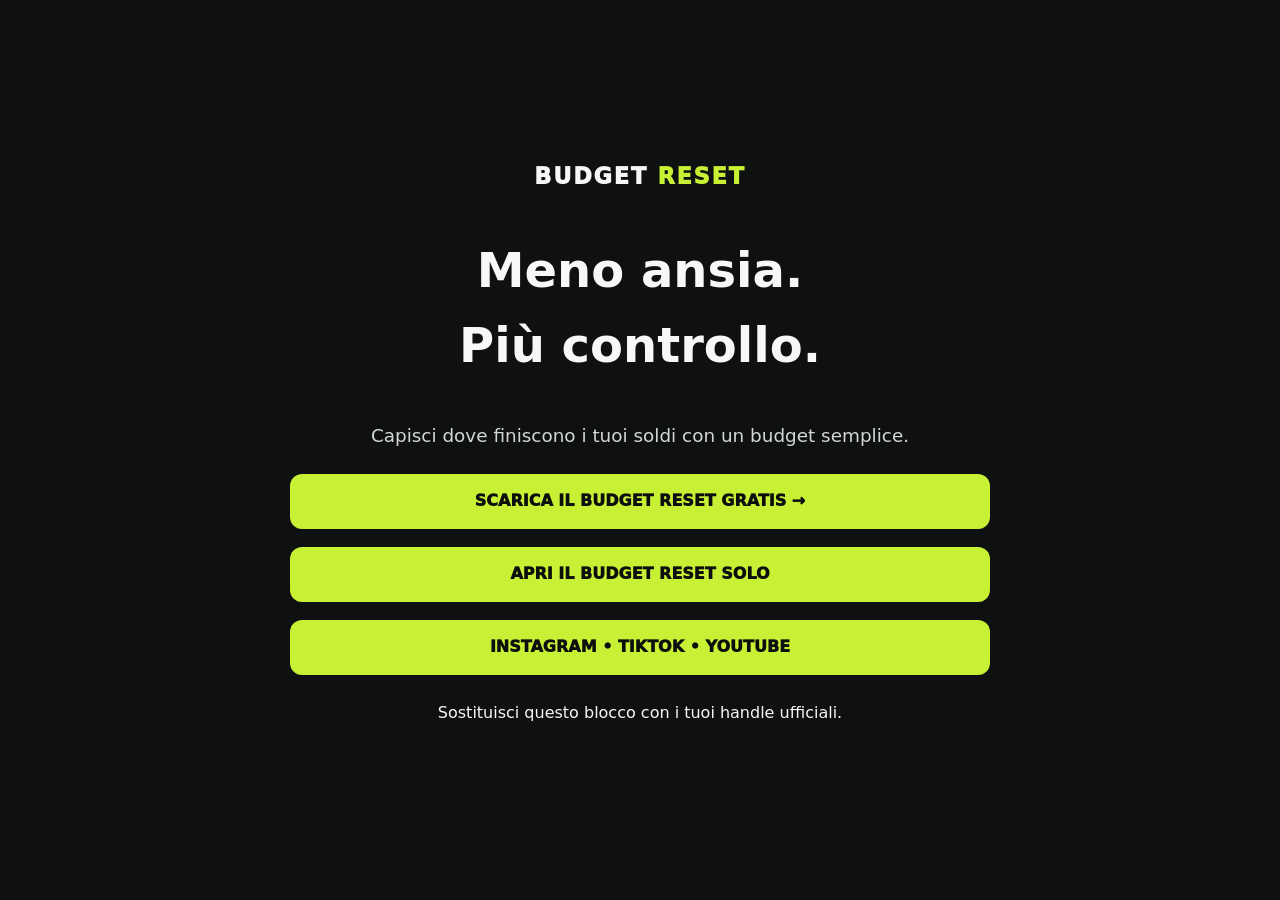
<file: site/link-in-bio.html>
<!doctype html>
<html lang="it"><head><meta charset="utf-8"><meta name="viewport" content="width=device-width,initial-scale=1">
<title>Budget Reset</title><link rel="stylesheet" href="style.css"></head>
<body><div class="wrap" style="max-width:700px"><section style="min-height:100vh;display:flex;align-items:center;justify-content:center">
<div style="width:100%;text-align:center"><div class="logo" style="font-size:1.4rem">BUDGET <span>RESET</span></div>
<h1 style="font-size:3rem">Meno ansia.<br>Più controllo.</h1><p class="lead" style="margin:0 auto 24px">Capisci dove finiscono i tuoi soldi con un budget semplice.</p>
<div class="grid"><a class="btn" href="/index.html#download">SCARICA IL BUDGET RESET GRATIS →</a>
<a class="btn ghost" href="/free-app/budget-reset-solo.html">APRI IL BUDGET RESET SOLO</a>
<a class="btn ghost" href="#social">INSTAGRAM • TIKTOK • YOUTUBE</a></div>
<p class="small" id="social" style="margin-top:26px">Sostituisci questo blocco con i tuoi handle ufficiali.</p>
</div></section></div></body></html>
</file>
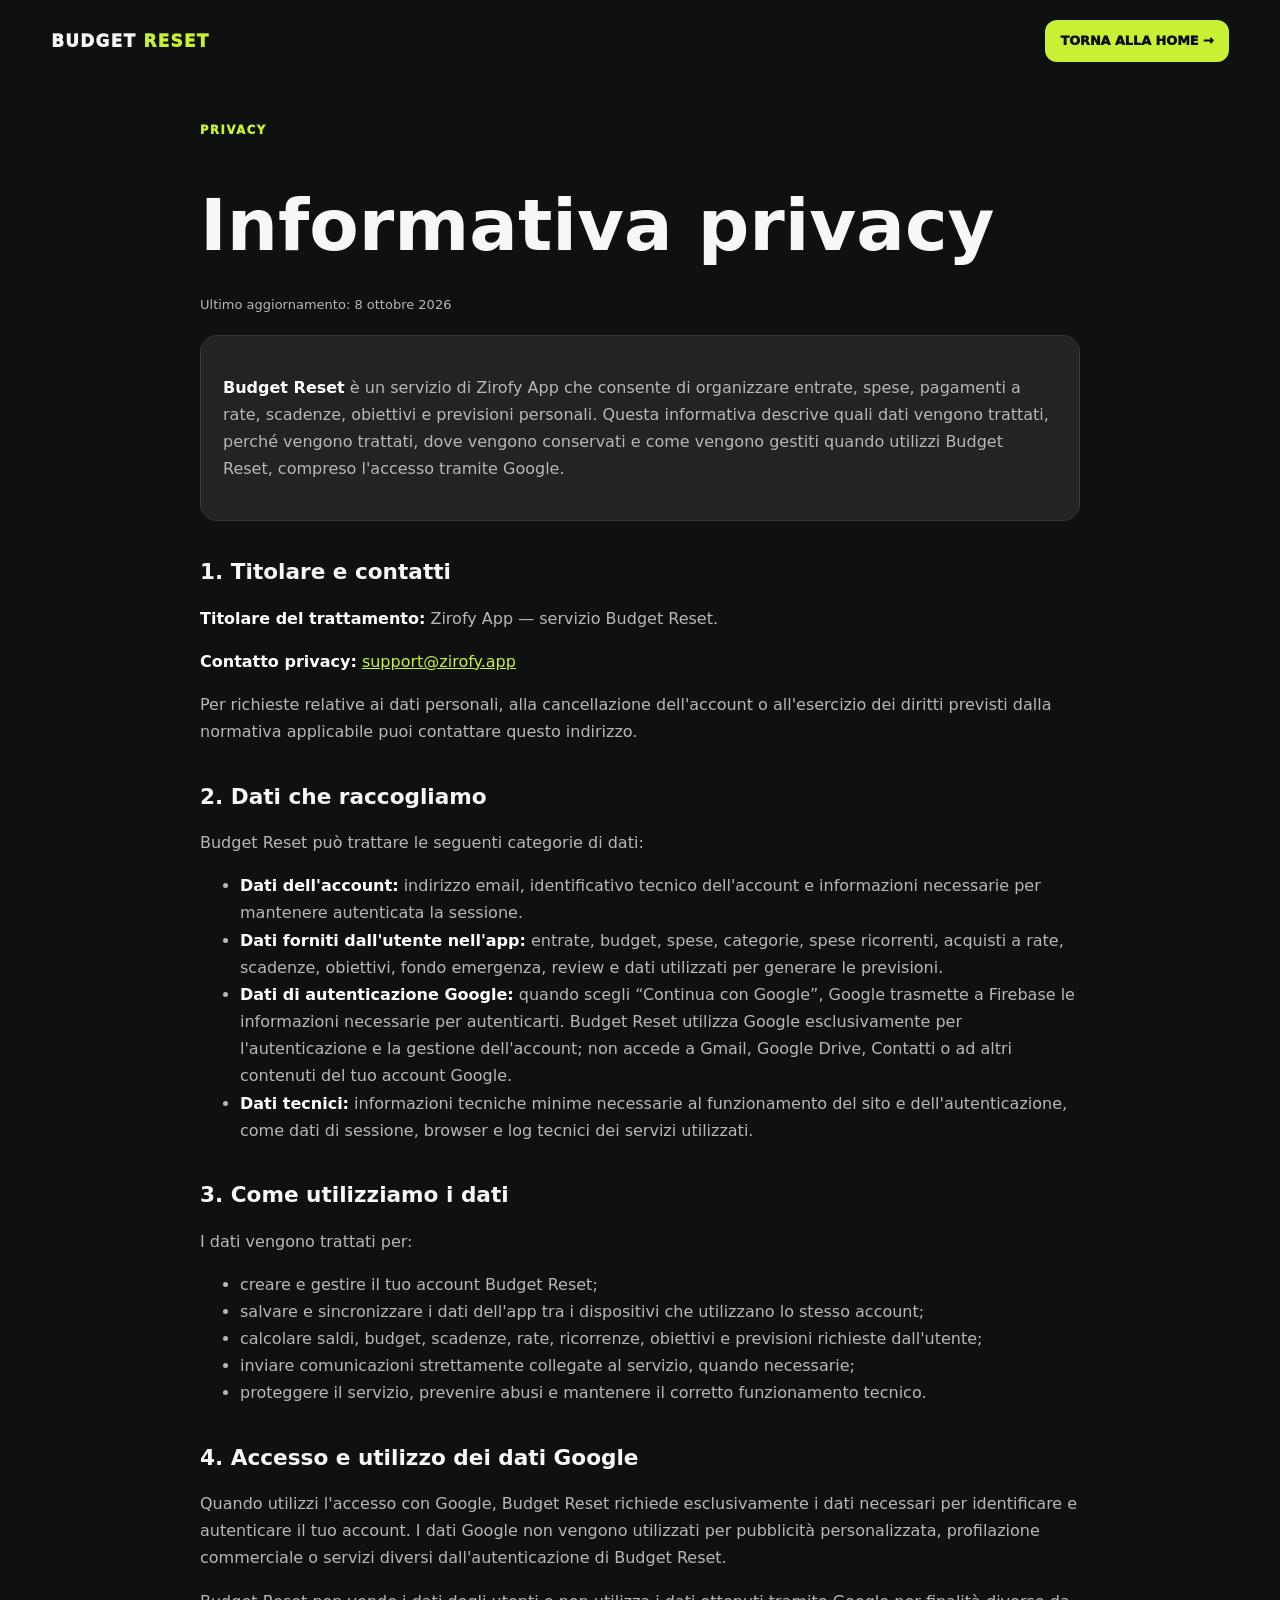
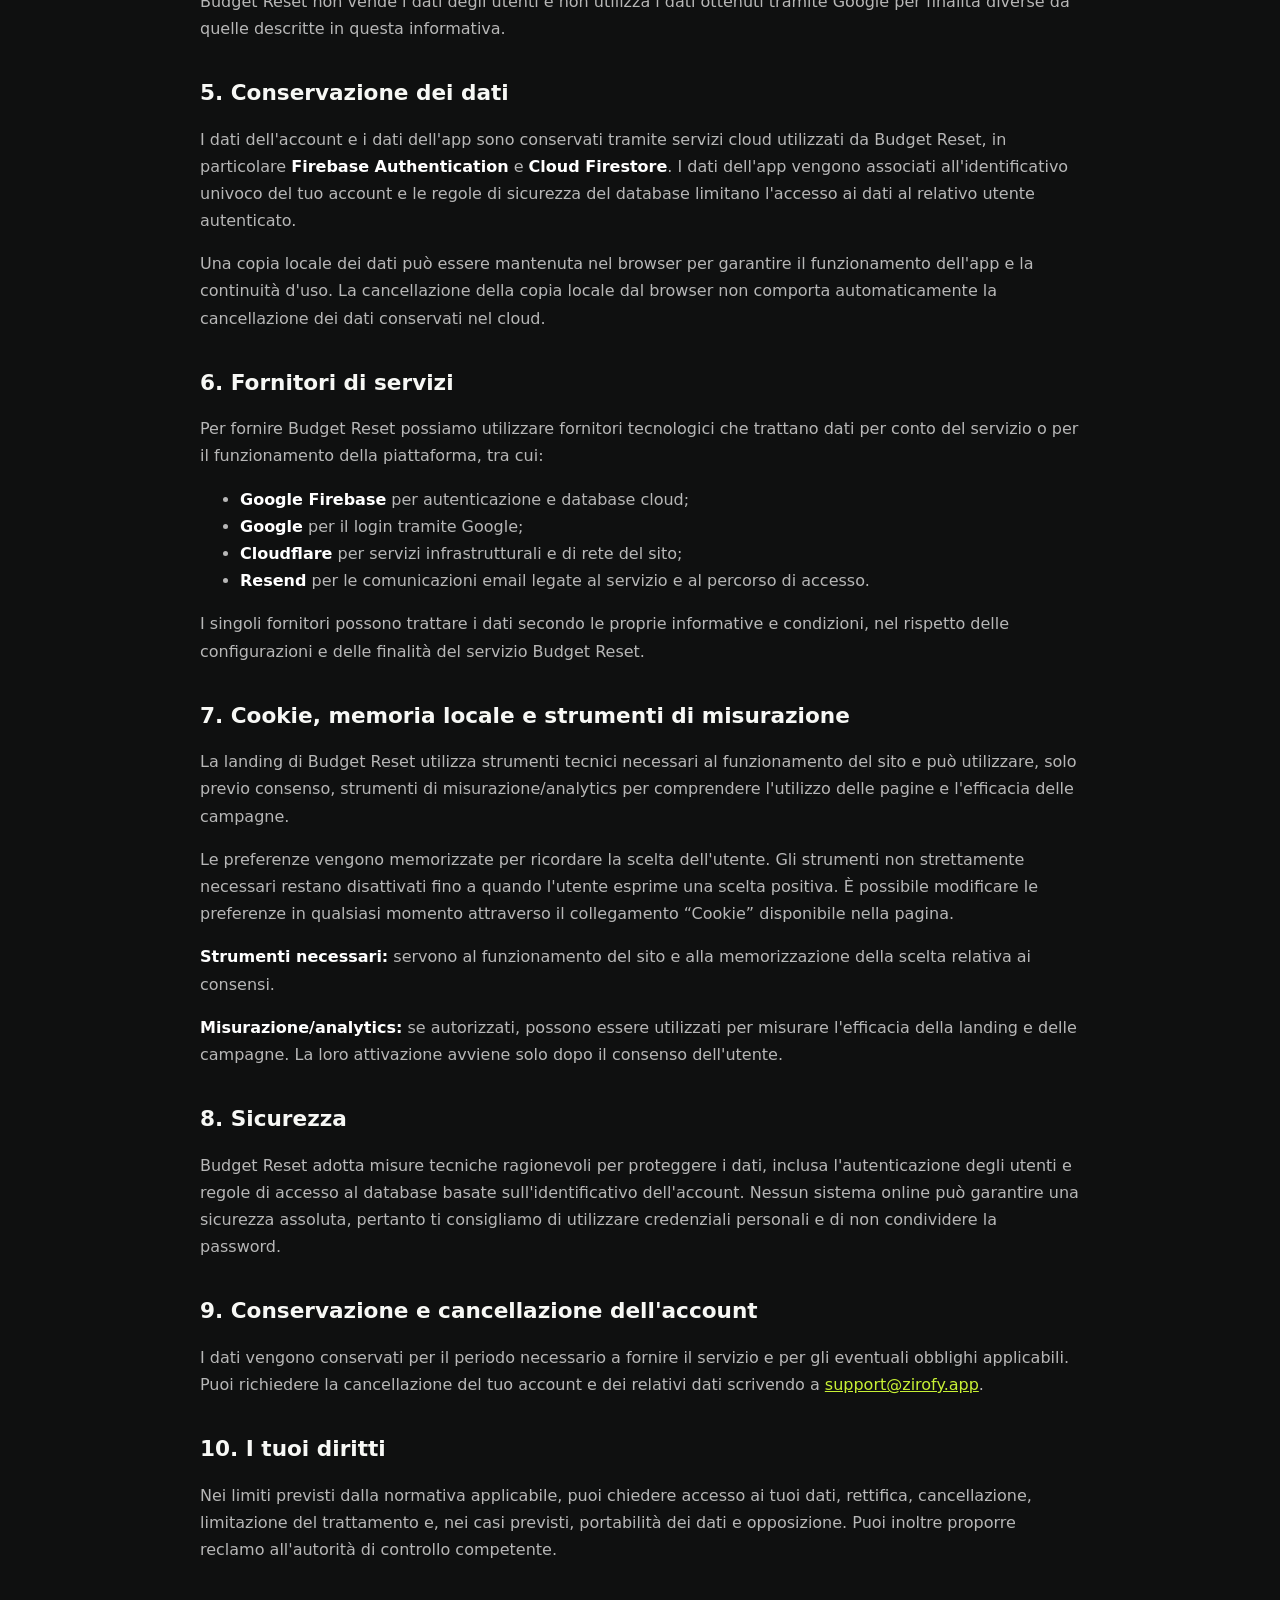
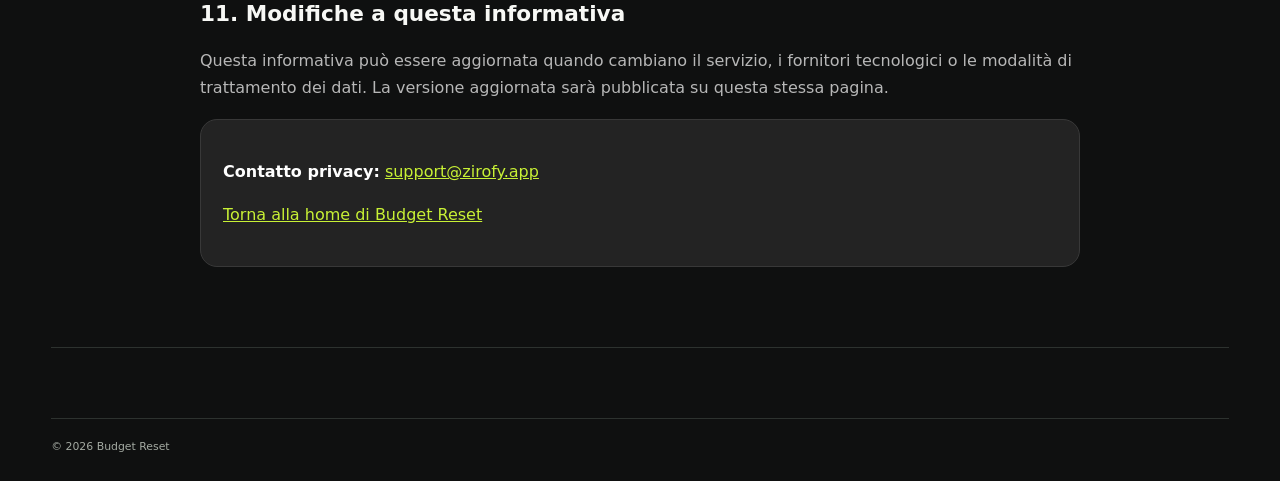
<file: site/privacy.html>
<!doctype html>
<html lang="it">
<head>
  <meta charset="utf-8">
  <meta name="viewport" content="width=device-width,initial-scale=1">
  <title>Budget Reset — Informativa Privacy</title>
  <meta name="description" content="Informativa privacy di Budget Reset e informazioni sul trattamento dei dati personali.">
  <link rel="stylesheet" href="style.css">
  <style>
    .privacy-wrap{max-width:920px;margin:0 auto;padding:40px 20px 80px}
    .privacy-wrap h1{font-size:clamp(2.4rem,6vw,4.5rem);margin:30px 0 12px}
    .privacy-wrap h2{font-size:1.35rem;margin:34px 0 10px}
    .privacy-wrap p,.privacy-wrap li{color:#b7b7b7;line-height:1.7}
    .privacy-wrap strong{color:#fff}
    .privacy-meta{color:#888;font-size:13px}
    .privacy-card{background:#232323;border:1px solid #383838;border-radius:17px;padding:22px;margin-top:18px}
    .privacy-wrap a{color:#C8F135}
  </style>
</head>
<body>
  <div class="wrap">
    <nav class="nav">
      <a class="logo" href="/">BUDGET <span>RESET</span></a>
      <a class="btn btn-small" href="/">TORNA ALLA HOME →</a>
    </nav>

    <main class="privacy-wrap">
      <div class="eyebrow">PRIVACY</div>
      <h1>Informativa privacy</h1>
      <p class="privacy-meta">Ultimo aggiornamento: 8 ottobre 2026</p>

      <div class="privacy-card">
        <p><strong>Budget Reset</strong> è un servizio di Zirofy App che consente di organizzare entrate, spese, pagamenti a rate, scadenze, obiettivi e previsioni personali. Questa informativa descrive quali dati vengono trattati, perché vengono trattati, dove vengono conservati e come vengono gestiti quando utilizzi Budget Reset, compreso l'accesso tramite Google.</p>
      </div>

      <h2>1. Titolare e contatti</h2>
      <p><strong>Titolare del trattamento:</strong> Zirofy App — servizio Budget Reset.</p>
      <p><strong>Contatto privacy:</strong> <a href="mailto:support@zirofy.app">support@zirofy.app</a></p>
      <p>Per richieste relative ai dati personali, alla cancellazione dell'account o all'esercizio dei diritti previsti dalla normativa applicabile puoi contattare questo indirizzo.</p>

      <h2>2. Dati che raccogliamo</h2>
      <p>Budget Reset può trattare le seguenti categorie di dati:</p>
      <ul>
        <li><strong>Dati dell'account:</strong> indirizzo email, identificativo tecnico dell'account e informazioni necessarie per mantenere autenticata la sessione.</li>
        <li><strong>Dati forniti dall'utente nell'app:</strong> entrate, budget, spese, categorie, spese ricorrenti, acquisti a rate, scadenze, obiettivi, fondo emergenza, review e dati utilizzati per generare le previsioni.</li>
        <li><strong>Dati di autenticazione Google:</strong> quando scegli “Continua con Google”, Google trasmette a Firebase le informazioni necessarie per autenticarti. Budget Reset utilizza Google esclusivamente per l'autenticazione e la gestione dell'account; non accede a Gmail, Google Drive, Contatti o ad altri contenuti del tuo account Google.</li>
        <li><strong>Dati tecnici:</strong> informazioni tecniche minime necessarie al funzionamento del sito e dell'autenticazione, come dati di sessione, browser e log tecnici dei servizi utilizzati.</li>
      </ul>

      <h2>3. Come utilizziamo i dati</h2>
      <p>I dati vengono trattati per:</p>
      <ul>
        <li>creare e gestire il tuo account Budget Reset;</li>
        <li>salvare e sincronizzare i dati dell'app tra i dispositivi che utilizzano lo stesso account;</li>
        <li>calcolare saldi, budget, scadenze, rate, ricorrenze, obiettivi e previsioni richieste dall'utente;</li>
        <li>inviare comunicazioni strettamente collegate al servizio, quando necessarie;</li>
        <li>proteggere il servizio, prevenire abusi e mantenere il corretto funzionamento tecnico.</li>
      </ul>

      <h2>4. Accesso e utilizzo dei dati Google</h2>
      <p>Quando utilizzi l'accesso con Google, Budget Reset richiede esclusivamente i dati necessari per identificare e autenticare il tuo account. I dati Google non vengono utilizzati per pubblicità personalizzata, profilazione commerciale o servizi diversi dall'autenticazione di Budget Reset.</p>
      <p>Budget Reset non vende i dati degli utenti e non utilizza i dati ottenuti tramite Google per finalità diverse da quelle descritte in questa informativa.</p>

      <h2>5. Conservazione dei dati</h2>
      <p>I dati dell'account e i dati dell'app sono conservati tramite servizi cloud utilizzati da Budget Reset, in particolare <strong>Firebase Authentication</strong> e <strong>Cloud Firestore</strong>. I dati dell'app vengono associati all'identificativo univoco del tuo account e le regole di sicurezza del database limitano l'accesso ai dati al relativo utente autenticato.</p>
      <p>Una copia locale dei dati può essere mantenuta nel browser per garantire il funzionamento dell'app e la continuità d'uso. La cancellazione della copia locale dal browser non comporta automaticamente la cancellazione dei dati conservati nel cloud.</p>

      <h2>6. Fornitori di servizi</h2>
      <p>Per fornire Budget Reset possiamo utilizzare fornitori tecnologici che trattano dati per conto del servizio o per il funzionamento della piattaforma, tra cui:</p>
      <ul>
        <li><strong>Google Firebase</strong> per autenticazione e database cloud;</li>
        <li><strong>Google</strong> per il login tramite Google;</li>
        <li><strong>Cloudflare</strong> per servizi infrastrutturali e di rete del sito;</li>
        <li><strong>Resend</strong> per le comunicazioni email legate al servizio e al percorso di accesso.</li>
      </ul>
      <p>I singoli fornitori possono trattare i dati secondo le proprie informative e condizioni, nel rispetto delle configurazioni e delle finalità del servizio Budget Reset.</p>

      <h2 id="cookie">7. Cookie, memoria locale e strumenti di misurazione</h2>
      <p>La landing di Budget Reset utilizza strumenti tecnici necessari al funzionamento del sito e può utilizzare, solo previo consenso, strumenti di misurazione/analytics per comprendere l'utilizzo delle pagine e l'efficacia delle campagne.</p>
      <p>Le preferenze vengono memorizzate per ricordare la scelta dell'utente. Gli strumenti non strettamente necessari restano disattivati fino a quando l'utente esprime una scelta positiva. È possibile modificare le preferenze in qualsiasi momento attraverso il collegamento “Cookie” disponibile nella pagina.</p>
      <p><strong>Strumenti necessari:</strong> servono al funzionamento del sito e alla memorizzazione della scelta relativa ai consensi.</p>
      <p><strong>Misurazione/analytics:</strong> se autorizzati, possono essere utilizzati per misurare l'efficacia della landing e delle campagne. La loro attivazione avviene solo dopo il consenso dell'utente.</p>

      <h2>8. Sicurezza</h2>
      <p>Budget Reset adotta misure tecniche ragionevoli per proteggere i dati, inclusa l'autenticazione degli utenti e regole di accesso al database basate sull'identificativo dell'account. Nessun sistema online può garantire una sicurezza assoluta, pertanto ti consigliamo di utilizzare credenziali personali e di non condividere la password.</p>

      <h2>9. Conservazione e cancellazione dell'account</h2>
      <p>I dati vengono conservati per il periodo necessario a fornire il servizio e per gli eventuali obblighi applicabili. Puoi richiedere la cancellazione del tuo account e dei relativi dati scrivendo a <a href="mailto:support@zirofy.app">support@zirofy.app</a>.</p>

      <h2>10. I tuoi diritti</h2>
      <p>Nei limiti previsti dalla normativa applicabile, puoi chiedere accesso ai tuoi dati, rettifica, cancellazione, limitazione del trattamento e, nei casi previsti, portabilità dei dati e opposizione. Puoi inoltre proporre reclamo all'autorità di controllo competente.</p>

      <h2>11. Modifiche a questa informativa</h2>
      <p>Questa informativa può essere aggiornata quando cambiano il servizio, i fornitori tecnologici o le modalità di trattamento dei dati. La versione aggiornata sarà pubblicata su questa stessa pagina.</p>

      <div class="privacy-card">
        <p><strong>Contatto privacy:</strong> <a href="mailto:support@zirofy.app">support@zirofy.app</a></p>
        <p><a href="/">Torna alla home di Budget Reset</a></p>
      </div>
    </main>

    <footer class="footer">
      <div class="footer-bottom">© 2026 Budget Reset</div>
    </footer>
  </div>
</body>
</html>
</file>
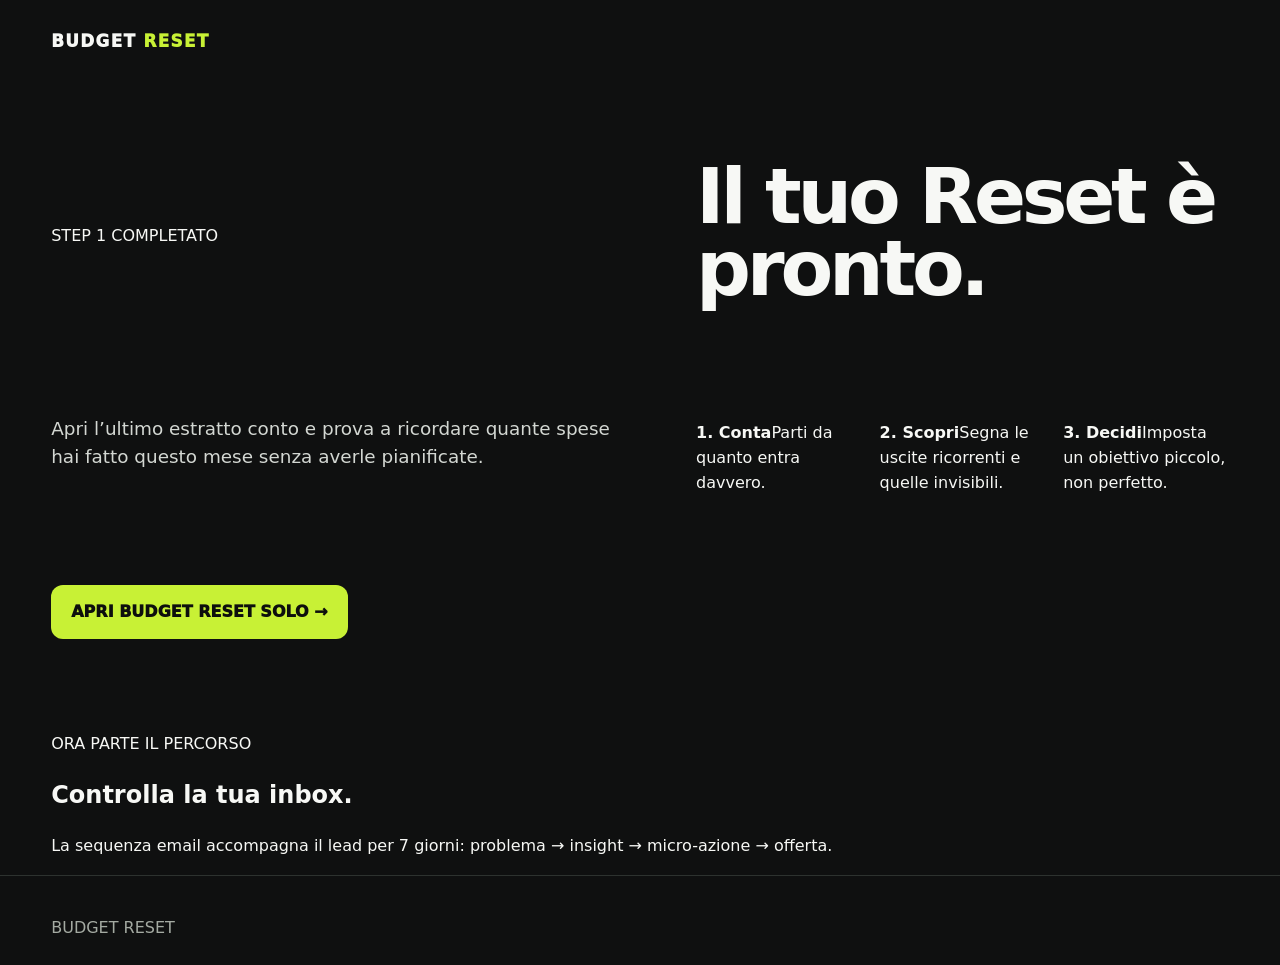
<file: site/thank-you.html>
<!doctype html>
<html lang="it"><head><meta charset="utf-8"><meta name="viewport" content="width=device-width,initial-scale=1">
<title>Budget Reset — Il tuo Reset è pronto</title><link rel="stylesheet" href="style.css"></head>
<body><div class="wrap"><nav class="nav"><div class="logo">BUDGET <span>RESET</span></div></nav>
<section class="hero"><div class="kicker">STEP 1 COMPLETATO</div><h1>Il tuo Reset è pronto.</h1>
<p class="lead">Apri l’ultimo estratto conto e prova a ricordare quante spese hai fatto questo mese senza averle pianificate.</p>
<div class="grid grid3" style="margin-top:30px">
<div class="card"><strong>1. Conta</strong><span class="muted">Parti da quanto entra davvero.</span></div>
<div class="card"><strong>2. Scopri</strong><span class="muted">Segna le uscite ricorrenti e quelle invisibili.</span></div>
<div class="card"><strong>3. Decidi</strong><span class="muted">Imposta un obiettivo piccolo, non perfetto.</span></div>
</div>
<div style="margin-top:28px"><a class="btn" href="/free-app/budget-reset-solo.html">APRI BUDGET RESET SOLO →</a></div>
</section>
<section><div class="card"><div class="kicker">ORA PARTE IL PERCORSO</div><h2>Controlla la tua inbox.</h2>
<p class="muted">La sequenza email accompagna il lead per 7 giorni: problema → insight → micro-azione → offerta.</p></div></section>
</div><footer class="footer"><div class="wrap">BUDGET RESET</div></footer></body></html>
</file>
<file: site/style.css>
:root{--bg:#0f1010;--surface:#171918;--surface-2:#1d201e;--text:#f7f8f5;--muted:#a4aaa2;--accent:#c8f135;--accent-2:#dfff72;--border:#2d322f;--max:1180px}
*{box-sizing:border-box}html{scroll-behavior:smooth}body{margin:0;background:var(--bg);color:var(--text);font-family:Inter,ui-sans-serif,system-ui,-apple-system,BlinkMacSystemFont,"Segoe UI",Roboto,Arial,sans-serif;line-height:1.55;-webkit-font-smoothing:antialiased}a{color:inherit}.wrap{width:min(var(--max),92%);margin:auto}.announcement{padding:9px 16px;text-align:center;background:var(--accent);color:#10110f;font-size:.72rem;font-weight:900;letter-spacing:.12em}.announcement span{margin:0 7px}.nav{height:82px;display:flex;align-items:center;justify-content:space-between}.logo{font-weight:950;letter-spacing:.08em;text-decoration:none;font-size:1.05rem}.logo span{color:var(--accent)}.btn{display:inline-flex;align-items:center;justify-content:center;gap:10px;background:var(--accent);color:#0d0f0d;border:0;border-radius:12px;padding:15px 20px;font-weight:950;text-decoration:none;cursor:pointer;transition:transform .18s ease,background .18s ease}.btn:hover{transform:translateY(-2px);background:var(--accent-2)}.btn:disabled{opacity:.6;cursor:wait;transform:none}.btn-small{padding:11px 15px;font-size:.8rem}.eyebrow{color:var(--accent);font-size:.72rem;font-weight:950;letter-spacing:.14em}.hero{min-height:650px;display:grid;grid-template-columns:1.05fr .95fr;gap:56px;align-items:center;padding:58px 0 90px}.hero h1{font-size:clamp(3rem,6vw,6.2rem);line-height:.94;letter-spacing:-.055em;margin:18px 0 25px;max-width:760px}.hero h1 em{font-style:normal;color:var(--accent)}.lead{color:#d3d7d2;font-size:1.15rem;max-width:700px}.hero-actions{display:flex;flex-direction:column;align-items:flex-start;gap:13px;margin-top:30px}.micro{font-size:.78rem;color:var(--muted)}.hero-visual{position:relative}.browser{overflow:hidden;background:#f5f7f3;color:#161815;border:7px solid #272b28;border-radius:24px;box-shadow:0 28px 70px rgba(0,0,0,.35);transform:rotate(1.5deg)}.browser-bar{height:38px;background:#dfe3dd;display:flex;align-items:center;gap:6px;padding:0 13px}.browser-bar span{width:8px;height:8px;border-radius:50%;background:#929891}.browser-bar i{font-size:9px;color:#70766f;font-style:normal;margin:auto}.app-head{display:flex;justify-content:space-between;padding:23px 25px 14px}.app-head small,.balance small,.mini-grid small{display:block;font-size:8px;font-weight:900;letter-spacing:.12em;color:#757b74}.app-head strong{display:block;font-size:21px;margin-top:5px}.avatar{width:33px;height:33px;border-radius:50%;background:#171917;color:var(--accent);display:grid;place-items:center;font-size:9px;font-weight:900}.balance{margin:0 25px;background:#171917;color:#fff;border-radius:17px;padding:23px}.balance strong{display:block;font-size:39px;letter-spacing:-.04em;margin:8px 0 14px}.progress{height:7px;background:#333832;border-radius:99px;overflow:hidden}.progress span{display:block;width:68%;height:100%;background:var(--accent);border-radius:99px}.balance small:last-child{margin-top:9px;color:#8f9690}.mini-grid{display:grid;grid-template-columns:1fr 1fr;gap:12px;padding:14px 25px}.mini-grid>div{background:#e8ebe6;border-radius:13px;padding:14px}.mini-grid b{display:block;margin-top:4px;font-size:18px}.chart{margin:0 25px 25px;background:#e8ebe6;border-radius:13px;padding:16px}.chart-label{display:flex;justify-content:space-between;font-size:11px}.chart-label small{color:#758074}.bars{height:90px;display:flex;align-items:end;gap:7px;margin-top:14px}.bars i{display:block;flex:1;background:#171917;border-radius:5px 5px 2px 2px}.bars i:nth-child(6){background:#a9c832}.trust-strip{border-top:1px solid var(--border);border-bottom:1px solid var(--border);display:flex;justify-content:space-between;gap:20px;padding:17px 0;color:#7e857e;font-size:.68rem;font-weight:900;letter-spacing:.16em}.problem,.how,.audience,.faq,.journey{padding:105px 0}.section-intro{max-width:730px;margin-bottom:42px}.section-intro h2,.app-copy h2,.download-copy h2{font-size:clamp(2.2rem,4vw,4rem);line-height:1;letter-spacing:-.04em;margin:15px 0}.section-intro p{color:var(--muted);font-size:1.08rem}.centered{text-align:center;margin-left:auto;margin-right:auto}.grid{display:grid;gap:18px}.grid3{grid-template-columns:repeat(3,1fr)}.feature-card{background:var(--surface);border:1px solid var(--border);border-radius:18px;padding:28px;min-height:230px}.feature-card .number{color:var(--accent);font-size:.72rem;font-weight:950;letter-spacing:.12em}.feature-card h3{font-size:1.45rem;margin:48px 0 10px;letter-spacing:-.02em}.feature-card p{color:var(--muted);margin:0}.how{background:#131513}.steps{max-width:900px;margin:auto;border-top:1px solid var(--border)}.step{display:grid;grid-template-columns:90px 1fr;gap:25px;padding:30px 0;border-bottom:1px solid var(--border)}.step>span{font-size:.75rem;color:var(--accent);font-weight:900}.step h3{margin:0 0 7px;font-size:1.6rem}.step p{margin:0;color:var(--muted);max-width:620px}.app-section{display:grid;grid-template-columns:1fr 1fr;gap:90px;align-items:center;padding:115px 0}.app-copy ul{list-style:none;padding:0;margin:34px 0 0}.app-copy li{display:grid;gap:3px;padding:17px 0;border-top:1px solid var(--border)}.app-copy li span{color:var(--muted);font-size:.9rem}.phone-wrap{display:grid;place-items:center}.phone{width:min(330px,75vw);background:#050605;border:8px solid #2c302c;border-radius:38px;padding:11px;box-shadow:0 30px 70px rgba(0,0,0,.4);transform:rotate(-3deg)}.phone-notch{height:22px;width:100px;background:#050605;border-radius:0 0 15px 15px;margin:-5px auto 8px}.phone-screen{background:#f5f7f3;color:#171917;border-radius:25px;padding:25px 19px 19px;min-height:490px}.phone-screen small{font-size:8px;font-weight:900;letter-spacing:.14em;color:#777e76}.phone-screen h3{margin:8px 0 25px;font-size:24px}.phone-total{font-size:37px;font-weight:950;letter-spacing:-.04em;margin-bottom:28px}.phone-total span{display:block;font-size:10px;font-weight:600;color:#7c837b;letter-spacing:0}.phone-row{display:flex;justify-content:space-between;padding:15px 0;border-top:1px solid #d9ded7;font-size:13px}.phone-cta{margin-top:20px;padding:14px;border-radius:10px;background:#171917;color:var(--accent);font-size:9px;font-weight:900;text-align:center;letter-spacing:.08em}.audience-grid{display:grid;grid-template-columns:1fr 1fr;border-top:1px solid var(--border)}.audience-grid div{padding:27px 10px 27px 0;border-bottom:1px solid var(--border);font-size:1.15rem}.audience-grid div:nth-child(odd){border-right:1px solid var(--border);padding-right:30px}.audience-grid div:nth-child(even){padding-left:30px}.download{margin:20px 0 90px;display:grid;grid-template-columns:1fr .8fr;gap:70px;align-items:center;padding:70px;border:1px solid var(--border);border-radius:25px;background:linear-gradient(135deg,#191c19,#111211)}.download-copy h2{max-width:650px}.check-list{display:flex;flex-wrap:wrap;gap:9px;margin-top:28px}.check-list span{border:1px solid var(--border);border-radius:999px;padding:7px 10px;color:#bfc5bd;font-size:.75rem}.form-card{background:#f3f5f1;color:#151714;border-radius:18px;padding:27px}.form-top{display:flex;justify-content:space-between;align-items:center;font-size:.72rem;letter-spacing:.1em;margin-bottom:20px}.form-top span{color:#697067}.form{display:grid;gap:13px}.form label{font-size:.78rem;font-weight:800}.form input[type=email],.form input[name=name]{display:block;width:100%;margin-top:6px;padding:14px;border:1px solid #cbd0ca;border-radius:10px;background:#fff;color:#151714;font-size:1rem;outline:none}.form input:focus{border-color:#697067}.form .check{display:flex;gap:9px;align-items:flex-start;color:#60675f;font-weight:500;line-height:1.35}.form .check input{margin-top:3px;accent-color:#111}.form .check a{color:#20231f}.form .btn{width:100%;margin-top:3px}.form-status{font-size:.78rem;color:#8a3b2f;min-height:18px}.form-note{font-size:.7rem;color:#7c827b;margin:0}.journey-line{display:grid;grid-template-columns:repeat(5,1fr);border-top:1px solid var(--border);border-bottom:1px solid var(--border)}.journey-line div{padding:25px 18px;border-right:1px solid var(--border)}.journey-line div:last-child{border:0}.journey-line span{display:block;color:var(--accent);font-size:.7rem;font-weight:900}.journey-line b{display:block;margin:10px 0 4px;font-size:.78rem}.journey-line small{color:var(--muted);font-size:.72rem}.faq-list{border-top:1px solid var(--border)}details{border-bottom:1px solid var(--border);padding:22px 0}summary{cursor:pointer;font-weight:800;font-size:1.05rem;list-style:none;display:flex;justify-content:space-between;gap:20px}summary:after{content:'+';color:var(--accent);font-size:1.3rem}details[open] summary:after{content:'−'}details p{color:var(--muted);max-width:720px;margin:14px 0 0}.footer{border-top:1px solid var(--border);padding:40px 0 25px;color:var(--muted)}.footer-inner{display:flex;justify-content:space-between;gap:30px}.footer-inner p{font-size:.78rem;margin-top:9px}.footer-links{display:flex;gap:22px;align-items:flex-start;font-size:.78rem}.footer-links a{text-decoration:none}.footer-bottom{border-top:1px solid var(--border);margin-top:30px;padding-top:20px;font-size:.68rem}
@media(max-width:900px){.hero,.app-section,.download{grid-template-columns:1fr}.hero{padding-top:35px;gap:40px}.hero-visual{max-width:650px;margin:auto}.grid3{grid-template-columns:1fr}.download{padding:35px;gap:35px}.journey-line{grid-template-columns:1fr}.journey-line div{border-right:0;border-bottom:1px solid var(--border)}.audience-grid{grid-template-columns:1fr}.audience-grid div:nth-child(odd){border-right:0;padding-right:0}.audience-grid div:nth-child(even){padding-left:0}.app-section{gap:45px}}
@media(max-width:560px){.wrap{width:min(92%,var(--max))}.nav{height:72px}.nav .btn{font-size:.68rem;padding:10px 11px}.hero{min-height:auto;padding:28px 0 65px}.hero h1{font-size:clamp(2.7rem,14vw,4.3rem)}.lead{font-size:1rem}.trust-strip{overflow:hidden;justify-content:flex-start;gap:25px}.trust-strip span{white-space:nowrap}.problem,.how,.audience,.faq,.journey{padding:75px 0}.section-intro h2,.app-copy h2,.download-copy h2{font-size:2.35rem}.feature-card h3{margin-top:35px}.step{grid-template-columns:48px 1fr}.download{padding:25px;margin-bottom:65px}.footer-inner{display:block}.footer-links{margin-top:25px;flex-wrap:wrap}.browser{border-width:5px}.balance strong{font-size:31px}}
</file>
